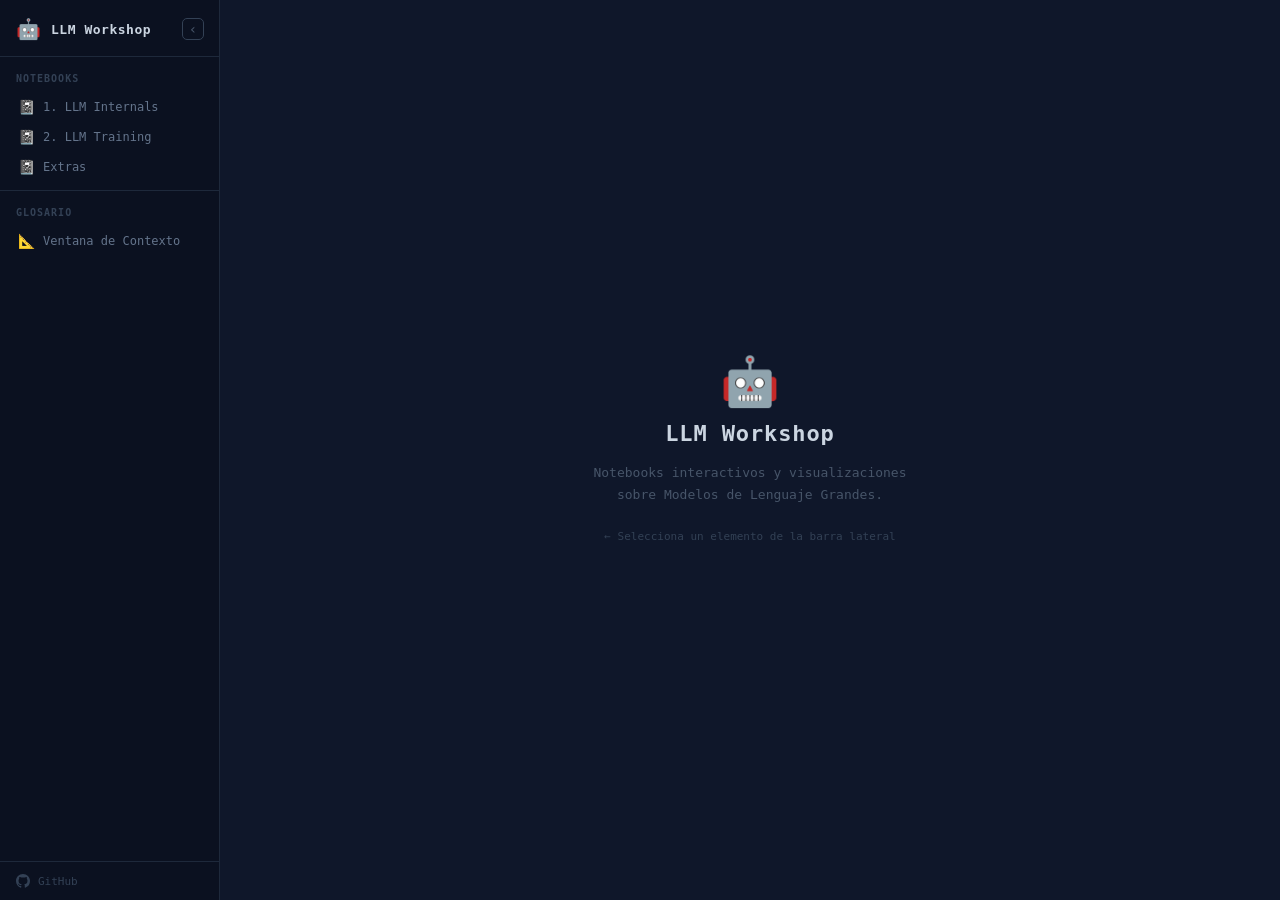
<file: index.html>
<!DOCTYPE html>
<html lang="es">
<head>
  <meta charset="UTF-8" />
  <meta name="viewport" content="width=device-width, initial-scale=1.0" />
  <title>LLM Workshop</title>
  <link rel="stylesheet" href="style.css" />
</head>
<body>

  <nav class="sidebar">
    <div class="sidebar-header">
      <span class="sidebar-icon">🤖</span>
      <span class="sidebar-title">LLM Workshop</span>
      <button class="sidebar-toggle" id="sidebarToggle" onclick="toggleSidebar()" title="Ocultar barra lateral">‹</button>
    </div>

    <div class="nav-section">
      <div class="nav-section-label">Notebooks</div>
      <a class="nav-item" href="#" data-src="notebooks/1-llm_internals.html" onclick="loadContent(this)">
        <span class="nav-item-icon">📓</span>
        <span>1. LLM Internals</span>
      </a>
      <a class="nav-item" href="#" data-src="notebooks/2-llm_training.html" onclick="loadContent(this)">
        <span class="nav-item-icon">📓</span>
        <span>2. LLM Training</span>
      </a>
      <a class="nav-item" href="#" data-src="notebooks/EX-llm_extras.html" onclick="loadContent(this)">
        <span class="nav-item-icon">📓</span>
        <span>Extras</span>
      </a>
    </div>

    <div class="nav-section">
      <div class="nav-section-label">Glosario</div>
      <a class="nav-item" href="#" data-src="glossary/context_window/index.html" onclick="loadContent(this)">
        <span class="nav-item-icon">📐</span>
        <span>Ventana de Contexto</span>
      </a>
    </div>

    <div class="sidebar-footer">
      <a class="sidebar-footer-link" href="https://github.com/mkmenta/llm-workshop" target="_blank" rel="noopener">
        <svg class="gh-icon" viewBox="0 0 16 16" fill="currentColor" aria-hidden="true">
          <path d="M8 0C3.58 0 0 3.58 0 8c0 3.54 2.29 6.53 5.47 7.59.4.07.55-.17.55-.38
            0-.19-.01-.82-.01-1.49-2.01.37-2.53-.49-2.69-.94-.09-.23-.48-.94-.82-1.13
            -.28-.15-.68-.52-.01-.53.63-.01 1.08.58 1.23.82.72 1.21 1.87.87 2.33.66
            .07-.52.28-.87.51-1.07-1.78-.2-3.64-.89-3.64-3.95 0-.87.31-1.59.82-2.15
            -.08-.2-.36-1.02.08-2.12 0 0 .67-.21 2.2.82.64-.18 1.32-.27 2-.27
            .68 0 1.36.09 2 .27 1.53-1.04 2.2-.82 2.2-.82.44 1.1.16 1.92.08 2.12
            .51.56.82 1.27.82 2.15 0 3.07-1.87 3.75-3.65 3.95.29.25.54.73.54 1.48
            0 1.07-.01 1.93-.01 2.2 0 .21.15.46.55.38A8.013 8.013 0 0016 8c0-4.42-3.58-8-8-8z"/>
        </svg>
        GitHub
      </a>
    </div>
  </nav>

  <main class="content">
    <div class="welcome" id="welcome">
      <div class="welcome-icon">🤖</div>
      <h1 class="welcome-title">LLM Workshop</h1>
      <p class="welcome-sub">Notebooks interactivos y visualizaciones sobre Modelos de Lenguaje Grandes.</p>
      <p class="welcome-hint">← Selecciona un elemento de la barra lateral</p>
    </div>
    <iframe id="contentFrame" src="" title="Contenido"></iframe>
  </main>

  <script>
    function loadContent(el) {
      event.preventDefault();
      document.querySelectorAll('.nav-item').forEach(i => i.classList.remove('active'));
      el.classList.add('active');
      const frame = document.getElementById('contentFrame');
      const welcome = document.getElementById('welcome');
      frame.src = el.dataset.src;
      welcome.style.display = 'none';
      frame.style.display = 'block';
    }

    function toggleSidebar() {
      const sidebar = document.querySelector('.sidebar');
      const btn = document.getElementById('sidebarToggle');
      const collapsed = sidebar.classList.toggle('collapsed');
      btn.textContent = collapsed ? '›' : '‹';
      btn.title = collapsed ? 'Expandir barra lateral' : 'Ocultar barra lateral';
      localStorage.setItem('sidebarCollapsed', collapsed);
    }

    (function restoreSidebar() {
      if (localStorage.getItem('sidebarCollapsed') === 'true') {
        document.querySelector('.sidebar').classList.add('collapsed');
        const btn = document.getElementById('sidebarToggle');
        btn.textContent = '›';
        btn.title = 'Expandir barra lateral';
      }
    })();
  </script>

</body>
</html>
</file>
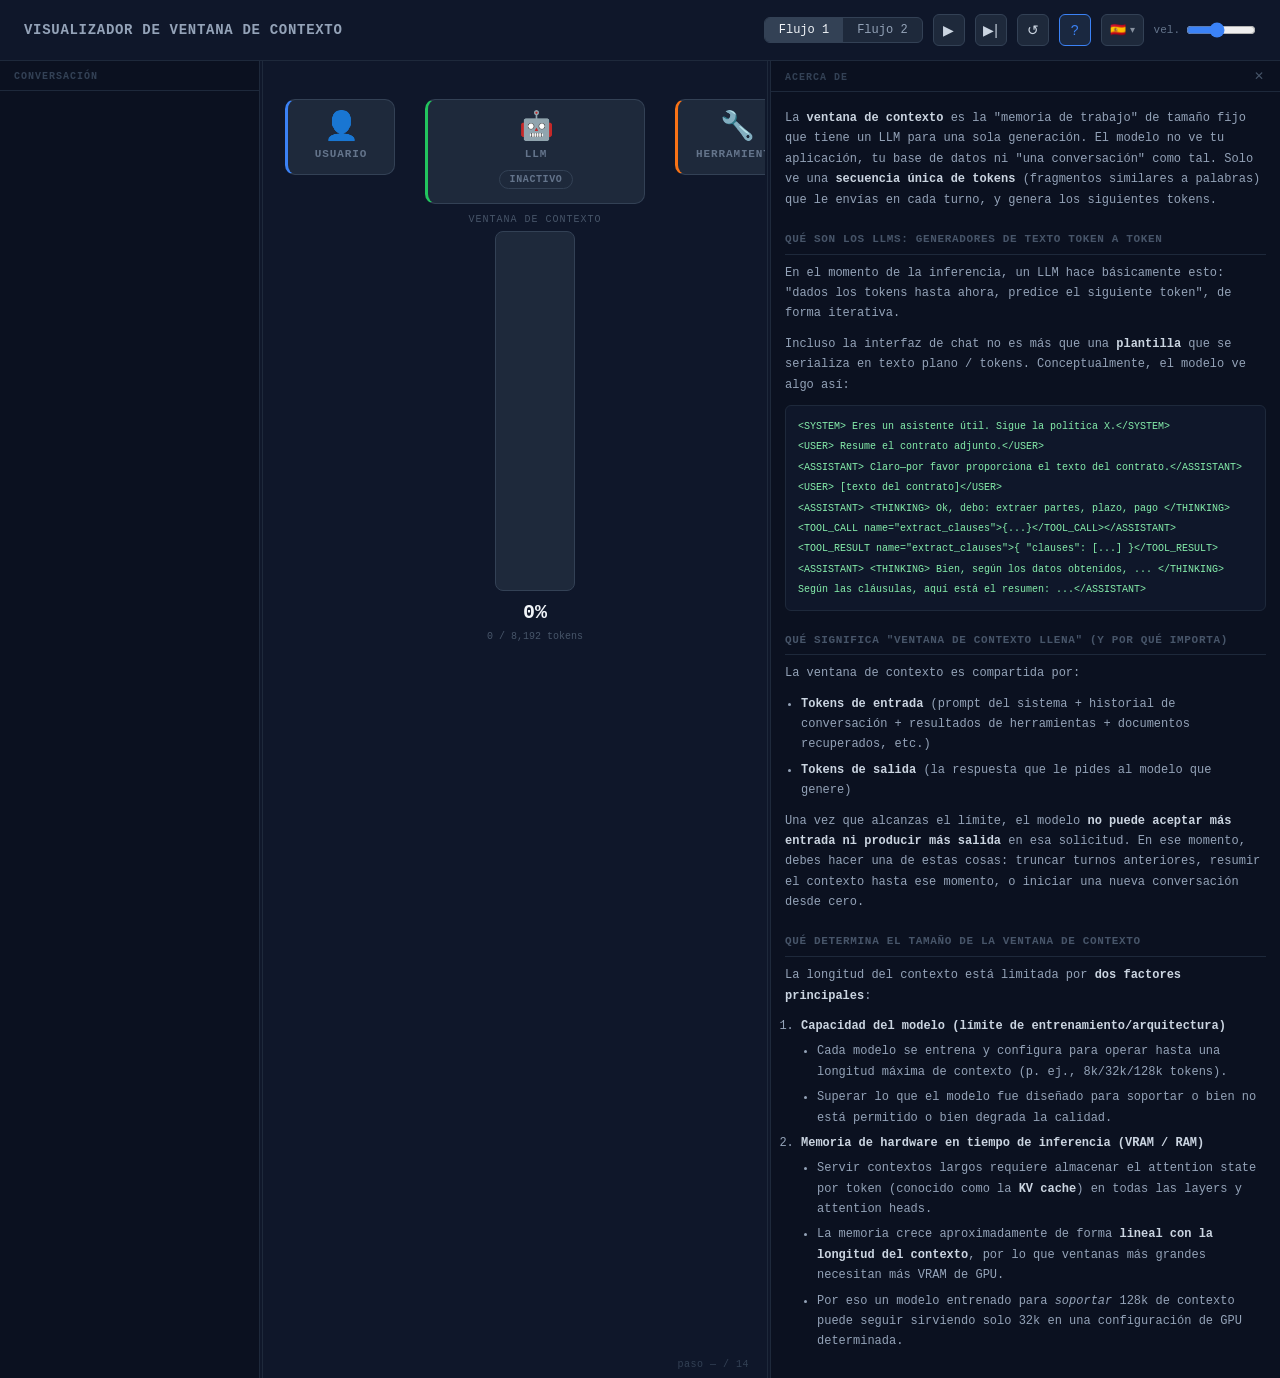
<file: glossary/context_window/index.html>
<!DOCTYPE html>
<html lang="en">
<head>
<meta charset="UTF-8" />
<meta name="viewport" content="width=device-width, initial-scale=1.0" />
<title>LLM Context Window Visualizer</title>
<link rel="stylesheet" href="styles.css" />
</head>
<body>

<!-- ─── Header ─────────────────────────────────────────────────────── -->
<header>
  <h1>LLM Context Window Visualizer</h1>
  <div class="controls">
    <div class="flow-switch">
      <button class="flow-btn active" id="flow1Btn" onclick="selectFlow(1)">Flow 1</button>
      <button class="flow-btn"        id="flow2Btn" onclick="selectFlow(2)">Flow 2</button>
    </div>
    <button class="ctrl-btn" id="playBtn"  onclick="togglePlay()" title="Play / Pause">▶</button>
    <button class="ctrl-btn" id="nextBtn"  onclick="nextStep()"   title="Next step">▶|</button>
    <button class="ctrl-btn" id="resetBtn" onclick="reset()"      title="Reset">↺</button>
    <button class="ctrl-btn" id="infoBtn"  onclick="toggleInfoPanel()" title="Learn">?</button>
    <div class="lang-wrap" id="langWrap">
      <button class="lang-btn" id="langBtn" onclick="toggleLangMenu()" title="Switch language">
        <span id="langFlag">🇪🇸</span><span class="lang-chevron">▾</span>
      </button>
      <div class="lang-menu" id="langMenu">
        <button class="lang-option"        id="langOptEN" onclick="switchLanguage('en')">🇺🇸 English</button>
        <button class="lang-option active" id="langOptES" onclick="switchLanguage('es')">🇪🇸 Español</button>
      </div>
    </div>
    <div class="speed-wrap">
      <span>speed</span>
      <input type="range" id="speedSlider" min="400" max="3000" value="1500" step="100" />
    </div>
  </div>
</header>

<!-- ─── Main content area ──────────────────────────────────────────── -->
<div class="main">

  <!-- LEFT SIDEBAR: Transcript -->
  <div class="transcript-wrap" id="transcriptWrap">
    <div class="transcript-header">Conversation</div>
    <div class="transcript-entries" id="transcript"></div>
  </div>

  <!-- RESIZE HANDLE -->
  <div class="resize-handle" id="resizeHandle"></div>

  <!-- STAGE: three actor columns -->
  <div class="stage" id="stage">

    <!-- Arrow SVG layer -->
    <div id="arrowLayer"></div>

    <!-- LEFT: User -->
    <div class="col col-left">
      <div class="actor-card" id="userCard">
        <div class="actor-icon">👤</div>
        <div class="actor-label">User</div>
      </div>
    </div>

    <!-- CENTER: LLM + Context Bar -->
    <div class="col col-center">
      <div class="actor-card" id="llmCard">
        <div class="actor-icon">🤖</div>
        <div class="actor-label">LLM</div>
        <div class="status-badge" id="statusBadge">idle</div>
      </div>

      <div class="bar-wrap">
        <div class="bar-label">Context Window</div>
        <div class="bar-container" id="barContainer">
          <!-- segments injected here -->
          <div class="overflow-spill" id="overflowSpill">▼ overflow</div>
        </div>
        <div class="bar-stats">
          <div class="bar-pct" id="barPct">0%</div>
          <div class="bar-tokens" id="barTokens">0 / 8,192 tokens</div>
        </div>
      </div>
    </div>

    <!-- RIGHT: Tool -->
    <div class="col col-right">
      <div class="actor-card" id="toolCard">
        <div class="actor-icon">🔧</div>
        <div class="actor-label">Tool</div>
      </div>
    </div>

    <div class="step-indicator" id="stepIndicator">step — / —</div>
  </div>

  <!-- RIGHT RESIZE HANDLE -->
  <div class="resize-handle resize-handle-right" id="resizeHandleRight"></div>

  <!-- RIGHT SIDEBAR: Info panel -->
  <div class="info-panel" id="infoPanel">
    <div class="info-panel-header">
      <span class="info-panel-title" id="infoPanelTitle">About</span>
      <button class="info-panel-close" onclick="toggleInfoPanel()">✕</button>
    </div>
    <div class="info-panel-content" id="infoPanelContent">
      <!-- placeholder -->
    </div>
  </div>

</div>

<!-- ─── Modal ─────────────────────────────────────────────────────── -->
<div id="modalOverlay">
  <div class="modal" id="modal">
    <div class="modal-title" id="modalTitle"></div>
    <div class="modal-desc"  id="modalDesc"></div>
    <div class="modal-options" id="modalOptions"></div>
  </div>
</div>

<script src="strings.en.js"></script>
<script src="strings.es.js"></script>
<script src="script.js"></script>
</body>
</html>
</file>
<file: style.css>
/* ─── Reset & base ──────────────────────────────────────────────── */
*, *::before, *::after { box-sizing: border-box; margin: 0; padding: 0; }

html, body {
  height: 100%;
  overflow: hidden;
}

body {
  background: #0F172A;
  color: #F1F5F9;
  font-family: 'JetBrains Mono', 'Fira Mono', 'Cascadia Code', monospace;
  font-size: 13px;
  display: flex;
  flex-direction: row;
}

/* ─── Sidebar ───────────────────────────────────────────────────── */
.sidebar {
  width: 220px;
  flex-shrink: 0;
  background: #0B1120;
  border-right: 1px solid #1E293B;
  display: flex;
  flex-direction: column;
  height: 100vh;
  overflow-y: auto;
  overflow-x: hidden;
  transition: width 0.22s ease;
}

.sidebar.collapsed {
  width: 44px;
  overflow-y: hidden;
}

.sidebar::-webkit-scrollbar { width: 4px; }
.sidebar::-webkit-scrollbar-track { background: transparent; }
.sidebar::-webkit-scrollbar-thumb { background: #1E293B; border-radius: 2px; }

/* Header */
.sidebar-header {
  display: flex;
  align-items: center;
  gap: 10px;
  padding: 18px 16px 16px;
  border-bottom: 1px solid #1E293B;
  flex-shrink: 0;
  min-width: 220px;
}

.sidebar-icon {
  font-size: 20px;
  line-height: 1;
  flex-shrink: 0;
}

.sidebar-title {
  font-size: 13px;
  font-weight: 700;
  letter-spacing: 0.04em;
  color: #CBD5E1;
  flex: 1;
  white-space: nowrap;
}

/* Toggle button */
.sidebar-toggle {
  flex-shrink: 0;
  width: 22px;
  height: 22px;
  background: transparent;
  border: 1px solid #334155;
  border-radius: 5px;
  color: #475569;
  font-size: 14px;
  line-height: 1;
  cursor: pointer;
  display: flex;
  align-items: center;
  justify-content: center;
  font-family: inherit;
  transition: background 0.15s, color 0.15s, border-color 0.15s;
  padding: 0;
}

.sidebar-toggle:hover {
  background: #1E293B;
  color: #94A3B8;
  border-color: #475569;
}

/* In collapsed state, re-anchor header so toggle button is visible and centered */
.sidebar.collapsed .sidebar-header {
  min-width: 0;
  padding: 18px 11px 16px;
  justify-content: center;
}

.sidebar.collapsed .sidebar-icon,
.sidebar.collapsed .sidebar-title {
  display: none;
}

/* Nav sections */
.nav-section {
  padding: 16px 0 8px;
}

.nav-section + .nav-section {
  border-top: 1px solid #1E293B;
}

.nav-section-label {
  padding: 0 16px 8px;
  font-size: 10px;
  font-weight: 700;
  letter-spacing: 0.1em;
  text-transform: uppercase;
  color: #334155;
}

/* Nav items */
.nav-item {
  display: flex;
  align-items: center;
  gap: 8px;
  padding: 8px 16px;
  color: #64748B;
  text-decoration: none;
  font-size: 12px;
  transition: background 0.15s, color 0.15s;
  border-left: 2px solid transparent;
  cursor: pointer;
}

.nav-item:hover {
  background: #111827;
  color: #94A3B8;
  border-left-color: #334155;
}

.nav-item.active {
  background: #0F1F38;
  color: #F1F5F9;
  border-left-color: #3B82F6;
}

.nav-item-icon {
  font-size: 14px;
  line-height: 1;
  flex-shrink: 0;
}

/* Hide nav content when collapsed */
.sidebar.collapsed .nav-section,
.sidebar.collapsed .sidebar-footer {
  display: none;
}

/* Footer */
.sidebar-footer {
  margin-top: auto;
  padding: 12px 16px;
  border-top: 1px solid #1E293B;
  flex-shrink: 0;
}

.sidebar-footer-link {
  display: flex;
  align-items: center;
  gap: 8px;
  color: #334155;
  text-decoration: none;
  font-size: 11px;
  transition: color 0.15s;
}

.sidebar-footer-link:hover { color: #64748B; }

.gh-icon {
  width: 14px;
  height: 14px;
  flex-shrink: 0;
}

/* ─── Main content ──────────────────────────────────────────────── */
.content {
  flex: 1;
  min-width: 0;
  height: 100vh;
  position: relative;
  display: flex;
}

iframe#contentFrame {
  display: none;
  width: 100%;
  height: 100%;
  border: none;
  flex: 1;
}

/* ─── Welcome screen ────────────────────────────────────────────── */
.welcome {
  flex: 1;
  display: flex;
  flex-direction: column;
  align-items: center;
  justify-content: center;
  gap: 16px;
  padding: 40px 32px;
  text-align: center;
}

.welcome-icon {
  font-size: 48px;
  line-height: 1;
}

.welcome-title {
  font-size: 22px;
  font-weight: 700;
  letter-spacing: 0.04em;
  color: #CBD5E1;
}

.welcome-sub {
  font-size: 13px;
  color: #475569;
  max-width: 340px;
  line-height: 1.7;
}

.welcome-cards {
  display: flex;
  gap: 16px;
  margin-top: 8px;
  flex-wrap: wrap;
  justify-content: center;
}

.welcome-card {
  background: #1E293B;
  border: 1px solid #334155;
  border-radius: 10px;
  padding: 20px 24px;
  width: 180px;
  text-align: center;
  display: flex;
  flex-direction: column;
  gap: 6px;
}

.welcome-card-icon {
  font-size: 24px;
  line-height: 1;
}

.welcome-card-label {
  font-size: 12px;
  font-weight: 700;
  color: #94A3B8;
  letter-spacing: 0.04em;
}

.welcome-card-desc {
  font-size: 11px;
  color: #475569;
  line-height: 1.6;
}

.welcome-hint {
  font-size: 11px;
  color: #334155;
  margin-top: 8px;
}
</file>
<file: glossary/context_window/styles.css>
/* ─── Reset & base ─────────────────────────────────────────────── */
  *, *::before, *::after { box-sizing: border-box; margin: 0; padding: 0; }

  body {
    background: #0F172A;
    color: #F1F5F9;
    font-family: 'JetBrains Mono', 'Fira Mono', 'Cascadia Code', monospace;
    font-size: 13px;
    min-height: 100vh;
    display: flex;
    flex-direction: column;
  }

  /* ─── Header ───────────────────────────────────────────────────── */
  header {
    padding: 14px 24px;
    border-bottom: 1px solid #1E293B;
    display: flex;
    align-items: center;
    justify-content: space-between;
    flex-shrink: 0;
  }

  header h1 {
    font-size: 14px;
    font-weight: 600;
    letter-spacing: 0.05em;
    color: #94A3B8;
    text-transform: uppercase;
  }

  .controls {
    display: flex;
    align-items: center;
    gap: 10px;
  }

  .flow-switch {
    display: flex;
    background: #1E293B;
    border-radius: 6px;
    overflow: hidden;
    border: 1px solid #334155;
  }

  .flow-btn {
    padding: 5px 14px;
    font-size: 12px;
    font-family: inherit;
    background: transparent;
    color: #94A3B8;
    border: none;
    cursor: pointer;
    transition: background 0.2s, color 0.2s;
  }

  .flow-btn.active {
    background: #334155;
    color: #F1F5F9;
  }

  .ctrl-btn {
    width: 32px;
    height: 32px;
    border-radius: 6px;
    background: #1E293B;
    border: 1px solid #334155;
    color: #CBD5E1;
    font-size: 14px;
    cursor: pointer;
    display: flex;
    align-items: center;
    justify-content: center;
    transition: background 0.15s, color 0.15s;
  }

  .ctrl-btn:hover { background: #334155; color: #F1F5F9; }
  .ctrl-btn:disabled { opacity: 0.35; cursor: default; }

  .lang-wrap {
    position: relative;
  }

  .lang-btn {
    height: 32px;
    padding: 0 8px;
    border-radius: 6px;
    background: #1E293B;
    border: 1px solid #334155;
    color: #CBD5E1;
    font-size: 13px;
    font-family: inherit;
    cursor: pointer;
    display: flex;
    align-items: center;
    gap: 4px;
    transition: background 0.15s, border-color 0.15s;
    white-space: nowrap;
  }
  .lang-btn:hover { background: #334155; border-color: #475569; }
  .lang-btn.open  { background: #334155; border-color: #3B82F6; border-bottom-left-radius: 0; border-bottom-right-radius: 0; }

  .lang-chevron {
    font-size: 10px;
    opacity: 0.6;
    transition: transform 0.15s;
  }
  .lang-btn.open .lang-chevron { transform: rotate(180deg); }

  .lang-menu {
    display: none;
    position: absolute;
    top: 100%;
    right: 0;
    min-width: 100%;
    background: #1E293B;
    border: 1px solid #3B82F6;
    border-top: none;
    border-radius: 0 0 6px 6px;
    overflow: hidden;
    z-index: 100;
  }
  .lang-menu.open { display: block; }

  .lang-option {
    width: 100%;
    padding: 6px 10px;
    background: transparent;
    border: none;
    color: #CBD5E1;
    font-size: 12px;
    font-family: inherit;
    cursor: pointer;
    text-align: left;
    white-space: nowrap;
    transition: background 0.1s;
  }
  .lang-option:hover  { background: #334155; color: #F1F5F9; }
  .lang-option.active { color: #F1F5F9; background: #293548; }

  .speed-wrap {
    display: flex;
    align-items: center;
    gap: 6px;
    color: #64748B;
    font-size: 11px;
  }

  #speedSlider {
    width: 70px;
    accent-color: #3B82F6;
    cursor: pointer;
  }

  /* ─── Main stage ───────────────────────────────────────────────── */
  .stage {
    flex: 1;
    display: grid;
    grid-template-columns: 1fr 220px 1fr;
    grid-template-rows: 1fr;
    gap: 0;
    padding: 28px 20px 20px;
    position: relative;
    min-height: 0;
    overflow: hidden;
  }

  /* ─── Actor columns ────────────────────────────────────────────── */
  .col {
    display: flex;
    flex-direction: column;
    align-items: center;
    padding-top: 10px;
    position: relative;
  }

  .col-left  { align-items: flex-end;   padding-right: 30px; }
  .col-right { align-items: flex-start; padding-left: 30px; }

  /* Actor cards */
  .actor-card {
    display: flex;
    flex-direction: column;
    align-items: center;
    gap: 6px;
    padding: 14px 18px;
    background: #1E293B;
    border-radius: 10px;
    border: 1px solid #334155;
    min-width: 110px;
    transition: border-color 0.3s, box-shadow 0.3s;
  }

  .actor-card.active {
    border-color: var(--actor-color);
    box-shadow: 0 0 12px -2px var(--actor-color);
  }

  .actor-icon { font-size: 28px; line-height: 1; }

  .actor-label {
    font-size: 11px;
    font-weight: 600;
    letter-spacing: 0.08em;
    text-transform: uppercase;
    color: #64748B;
  }

  /* User card */
  #userCard  { --actor-color: #3B82F6; border-left: 3px solid #3B82F6; }
  /* Tool card */
  #toolCard  { --actor-color: #F97316; border-left: 3px solid #F97316; }

  /* LLM Status badge */
  .status-badge {
    margin-top: 4px;
    padding: 3px 10px;
    border-radius: 999px;
    font-size: 10px;
    font-weight: 600;
    letter-spacing: 0.06em;
    text-transform: uppercase;
    background: #1E293B;
    border: 1px solid #334155;
    color: #64748B;
    transition: background 0.3s, color 0.3s, border-color 0.3s;
    white-space: nowrap;
  }

  .status-badge.thinking  { background: #1a2e1a; border-color: #86EFAC; color: #86EFAC; }
  .status-badge.calling   { background: #2a1f0e; border-color: #F97316; color: #F97316; }
  .status-badge.waiting   { background: #2a230e; border-color: #FCD34D; color: #FCD34D; }
  .status-badge.responding{ background: #0f2918; border-color: #22C55E; color: #22C55E; }
  .status-badge.full      { background: #2a0e0e; border-color: #EF4444; color: #EF4444; }
  .status-badge.overflow  { background: #2a0e0e; border-color: #EF4444; color: #EF4444; }

  @keyframes pulse {
    0%, 100% { opacity: 1; }
    50%       { opacity: 0.5; }
  }
  .status-badge.thinking  { animation: pulse 1.4s ease-in-out infinite; }
  .status-badge.full,
  .status-badge.overflow  { animation: pulse 0.6s ease-in-out infinite; }

  /* ─── Center column ────────────────────────────────────────────── */
  .col-center {
    display: flex;
    flex-direction: column;
    align-items: center;
    gap: 10px;
  }

  /* LLM card in center */
  #llmCard {
    --actor-color: #22C55E;
    border-left: 3px solid #22C55E;
    width: 100%;
  }

  /* ─── Context bar ──────────────────────────────────────────────── */
  .bar-wrap {
    display: flex;
    flex-direction: column;
    align-items: center;
    gap: 6px;
    width: 100%;
  }

  .bar-label {
    font-size: 10px;
    letter-spacing: 0.1em;
    text-transform: uppercase;
    color: #475569;
  }

  .bar-container {
    width: 80px;
    height: 360px;
    background: #1E293B;
    border-radius: 8px;
    border: 1px solid #334155;
    position: relative;
    overflow: hidden;
    display: flex;
    flex-direction: column;
    /* segments fill from top */
    justify-content: flex-start;
    transition: border-color 0.3s, box-shadow 0.3s;
  }

  .bar-container.full {
    border-color: #EF4444;
    box-shadow: 0 0 16px -2px #EF4444;
  }

  .bar-container.overflow-mode {
    overflow: visible;
  }

  /* Segments */
  .bar-segment {
    width: 100%;
    height: 0;
    transition: height 0.6s ease;
    position: relative;
    flex-shrink: 0;
    min-height: 0;
  }

  .bar-segment::after {
    content: attr(data-label);
    position: absolute;
    left: 50%;
    top: 50%;
    transform: translate(-50%, -50%);
    font-size: 8px;
    font-weight: 700;
    letter-spacing: 0.05em;
    text-transform: uppercase;
    color: rgba(255,255,255,0.55);
    white-space: nowrap;
    pointer-events: none;
    opacity: 0;
    transition: opacity 0.4s 0.3s;
  }

  .bar-segment.visible::after { opacity: 1; }

  .seg-user       { background: #3B82F6; }
  .seg-thinking   { background: #86EFAC; }
  .seg-tool_call  { background: #F97316; }
  .seg-tool_result{ background: #FB923C; }
  .seg-assistant  { background: #22C55E; }
  .seg-summary    { background: #64748B; }
  .seg-overflow   { background: #EF4444; }

  /* Segment dividers */
  .bar-segment + .bar-segment {
    border-top: 1px solid rgba(0,0,0,0.25);
  }

  /* Overflow spill indicator */
  .overflow-spill {
    position: absolute;
    bottom: -28px;
    left: 50%;
    transform: translateX(-50%);
    color: #EF4444;
    font-size: 11px;
    font-weight: 700;
    display: none;
    white-space: nowrap;
  }

  .overflow-spill.show { display: block; animation: pulse 0.6s ease-in-out infinite; }

  /* Bar stats */
  .bar-stats {
    text-align: center;
    line-height: 1.6;
  }

  .bar-pct {
    font-size: 20px;
    font-weight: 700;
    color: #F1F5F9;
    transition: color 0.3s;
  }

  .bar-pct.full { color: #EF4444; }

  .bar-tokens {
    font-size: 10px;
    color: #475569;
  }

  /* ─── Arrows ───────────────────────────────────────────────────── */
  /* Arrow layer sits on top of all columns */
  #arrowLayer {
    position: absolute;
    top: 0; left: 0; right: 0; bottom: 0;
    pointer-events: none;
    overflow: hidden;
  }

  .arrow {
    position: absolute;
    display: flex;
    align-items: center;
    opacity: 0;
  }

  /* Arrow line + head via SVG */
  .arrow svg { overflow: visible; }

  @keyframes arrowAppear {
    0%   { opacity: 0; transform: var(--arrow-from); }
    20%  { opacity: 1; transform: translateX(0); }
    75%  { opacity: 1; transform: translateX(0); }
    100% { opacity: 0; transform: translateX(0); }
  }

  .arrow.fire {
    animation: arrowAppear 1.4s ease forwards;
  }

  /* ─── Main content area (transcript + stage side by side) ─────── */
  .main {
    flex: 1;
    display: flex;
    flex-direction: row;
    min-height: 0;
    overflow: hidden;
  }

  /* ─── Transcript ───────────────────────────────────────────────── */
  .transcript-wrap {
    width: 260px;
    flex-shrink: 0;
    background: #0B1120;
    border-right: 1px solid #1E293B;
    overflow-y: auto;
    padding: 0;
    display: flex;
    flex-direction: column;
  }

  .transcript-header {
    padding: 10px 14px 8px;
    font-size: 10px;
    font-weight: 700;
    letter-spacing: 0.1em;
    text-transform: uppercase;
    color: #334155;
    border-bottom: 1px solid #1E293B;
    flex-shrink: 0;
  }

  .transcript-entries {
    padding: 10px 14px;
    display: flex;
    flex-direction: column;
    gap: 8px;
    overflow-y: auto;
    flex: 1;
  }

  .transcript-entries::-webkit-scrollbar { width: 4px; }
  .transcript-entries::-webkit-scrollbar-track { background: transparent; }
  .transcript-entries::-webkit-scrollbar-thumb { background: #334155; border-radius: 2px; }

  /* ─── Resize handle ────────────────────────────────────────────── */
  .resize-handle {
    width: 5px;
    flex-shrink: 0;
    background: transparent;
    cursor: col-resize;
    position: relative;
    transition: background 0.15s;
  }

  .resize-handle:hover,
  .resize-handle.dragging {
    background: #3B82F6;
  }

  .resize-handle::after {
    content: '';
    position: absolute;
    top: 0; bottom: 0;
    left: 2px;
    width: 1px;
    background: #1E293B;
  }


  .t-entry {
    display: flex;
    gap: 8px;
    opacity: 0;
    transform: translateY(4px);
    transition: opacity 0.4s, transform 0.4s;
    line-height: 1.5;
  }

  .t-entry.visible { opacity: 1; transform: translateY(0); }

  .t-role {
    font-size: 10px;
    font-weight: 700;
    letter-spacing: 0.08em;
    text-transform: uppercase;
    padding-top: 1px;
    flex-shrink: 0;
    width: 68px;
  }

  .t-role.user      { color: #3B82F6; }
  .t-role.assistant { color: #22C55E; }
  .t-role.tool      { color: #F97316; }
  .t-role.thinking  { color: #86EFAC; }
  .t-role.system    { color: #64748B; }

  .t-text { color: #94A3B8; font-size: 12px; }

  /* ─── Modal ────────────────────────────────────────────────────── */
  #modalOverlay {
    position: fixed;
    inset: 0;
    background: rgba(0,0,0,0.7);
    display: flex;
    align-items: center;
    justify-content: center;
    z-index: 100;
    opacity: 0;
    pointer-events: none;
    transition: opacity 0.3s;
  }

  #modalOverlay.show {
    opacity: 1;
    pointer-events: all;
  }

  .modal {
    background: #1E293B;
    border: 1px solid #334155;
    border-radius: 12px;
    padding: 28px 28px 22px;
    max-width: 420px;
    width: 90%;
    display: flex;
    flex-direction: column;
    gap: 14px;
  }

  .modal-title {
    font-size: 15px;
    font-weight: 700;
    display: flex;
    align-items: center;
    gap: 8px;
  }

  .modal-desc {
    font-size: 12px;
    color: #94A3B8;
    line-height: 1.6;
  }

  .modal-options {
    display: flex;
    flex-direction: column;
    gap: 8px;
  }

  .modal-option {
    background: #0F172A;
    border: 1px solid #334155;
    border-radius: 8px;
    padding: 12px 14px;
    cursor: pointer;
    text-align: left;
    font-family: inherit;
    color: #F1F5F9;
    transition: border-color 0.2s, background 0.2s;
  }

  .modal-option:hover { background: #1a2840; border-color: #4B6A9B; }

  .modal-option-title {
    font-size: 12px;
    font-weight: 700;
    margin-bottom: 4px;
    color: #CBD5E1;
  }

  .modal-option-desc {
    font-size: 11px;
    color: #64748B;
    line-height: 1.5;
  }

  /* ─── Info panel (right sidebar) ──────────────────────────────── */
  .info-panel {
    width: 510px;
    flex-shrink: 0;
    background: #0B1120;
    border-left: 1px solid #1E293B;
    overflow: hidden;
    display: flex;
    flex-direction: column;
  }

  .info-panel.hidden {
    display: none;
  }

  .resize-handle-right::after {
    left: auto;
    right: 2px;
  }

  .resize-handle.hidden {
    display: none;
  }

  .info-panel-header {
    padding: 10px 14px 8px;
    font-size: 10px;
    font-weight: 700;
    letter-spacing: 0.1em;
    text-transform: uppercase;
    color: #334155;
    border-bottom: 1px solid #1E293B;
    flex-shrink: 0;
    display: flex;
    align-items: center;
    justify-content: space-between;
  }

  .info-panel-title {
    color: #334155;
  }

  .info-panel-close {
    background: transparent;
    border: none;
    color: #475569;
    font-size: 12px;
    cursor: pointer;
    padding: 0 2px;
    line-height: 1;
    font-family: inherit;
    transition: color 0.15s;
  }

  .info-panel-close:hover { color: #94A3B8; }

  .info-panel-content {
    padding: 16px 14px;
    overflow-y: auto;
    flex: 1;
    color: #64748B;
    font-size: 12px;
    line-height: 1.7;
  }

  .info-panel-content::-webkit-scrollbar { width: 4px; }
  .info-panel-content::-webkit-scrollbar-track { background: transparent; }
  .info-panel-content::-webkit-scrollbar-thumb { background: #334155; border-radius: 2px; }

  /* Prose styles inside info panel */
  .info-panel-content h2 {
    font-size: 11px;
    font-weight: 700;
    letter-spacing: 0.06em;
    text-transform: uppercase;
    color: #475569;
    margin: 20px 0 8px;
    padding-bottom: 5px;
    border-bottom: 1px solid #1E293B;
  }

  .info-panel-content h2:first-child { margin-top: 0; }

  .info-panel-content p {
    color: #94A3B8;
    margin-bottom: 10px;
  }

  .info-panel-content strong { color: #CBD5E1; font-weight: 600; }
  .info-panel-content em     { color: #94A3B8; font-style: italic; }

  .info-panel-content ul,
  .info-panel-content ol {
    color: #94A3B8;
    padding-left: 16px;
    margin-bottom: 10px;
    display: flex;
    flex-direction: column;
    gap: 5px;
  }

  .info-panel-content ol { list-style: decimal; }
  .info-panel-content ul { list-style: disc; }

  .info-panel-content li > ul {
    margin-top: 5px;
    margin-bottom: 0;
  }

  .info-panel-content pre {
    background: #0F172A;
    border: 1px solid #1E293B;
    border-radius: 6px;
    padding: 10px 12px;
    overflow-x: auto;
    margin-bottom: 10px;
  }

  .info-panel-content code {
    font-family: inherit;
    font-size: 10px;
    color: #86EFAC;
    line-height: 1.6;
    white-space: pre;
  }

  .info-panel-content pre::-webkit-scrollbar { height: 4px; }
  .info-panel-content pre::-webkit-scrollbar-track { background: transparent; }
  .info-panel-content pre::-webkit-scrollbar-thumb { background: #334155; border-radius: 2px; }

  /* Highlight the info button when panel is open */
  #infoBtn.active {
    background: #1a2840;
    border-color: #3B82F6;
    color: #3B82F6;
  }

  /* ─── Step indicator ───────────────────────────────────────────── */
  .step-indicator {
    position: absolute;
    bottom: 8px;
    right: 16px;
    font-size: 10px;
    color: #334155;
    letter-spacing: 0.05em;
  }
</file>
